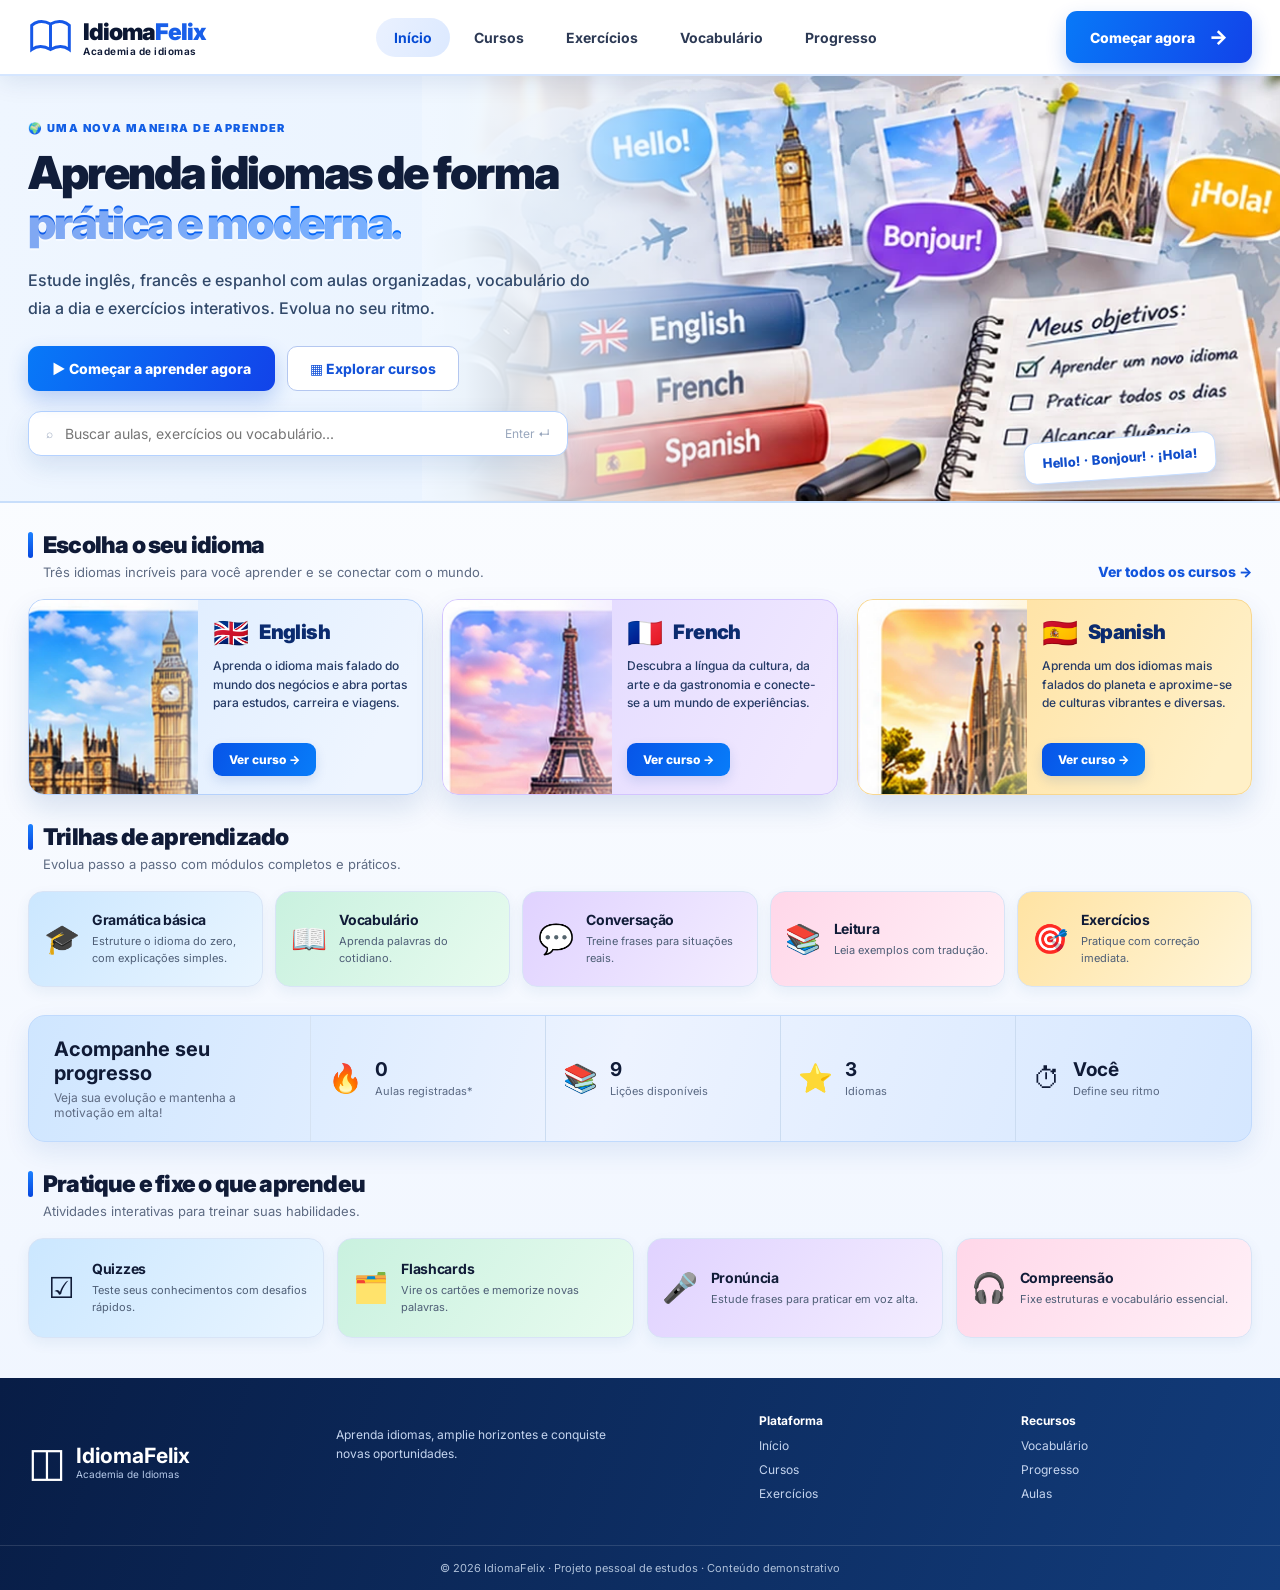
<file: index.html>
<!doctype html>
<html lang="pt-BR"><head><meta charset="UTF-8"><meta name="viewport" content="width=device-width,initial-scale=1"><meta name="theme-color" content="#0d357c"><meta name="description" content="IdiomaFelix — cursos de inglês, francês e espanhol, com aulas, vocabulário e exercícios interativos."><title>IdiomaFelix — Academia de Idiomas</title><link rel="stylesheet" href="css/style.css"></head><body>
<header class="site-header"><div class="header-inner"><a class="brand" href="index.html" aria-label="IdiomaFelix início"><span class="brand-icon"><svg viewBox="0 0 32 32" fill="none" stroke="currentColor" stroke-width="2.2" stroke-linecap="round"><path d="M16 6C9 2 4 5 2 7v18c4-3 9-3 14 0 5-3 10-3 14 0V7c-2-2-7-5-14-1Zm0 0v19"/></svg></span><span><strong>Idioma<span>Felix</span></strong><small>Academia de idiomas</small></span></a><button class="mobile-toggle" id="mobile-toggle" aria-label="Abrir menu" aria-expanded="false">☰</button><nav id="site-nav" class="site-nav" aria-label="Menu principal"><a data-nav="inicio" href="index.html">Início</a><a data-nav="cursos" href="cursos.html">Cursos</a><a data-nav="exercicios" href="exercicios.html">Exercícios</a><a data-nav="vocabulario" href="vocabulario.html">Vocabulário</a><a data-nav="progresso" href="progresso.html">Progresso</a></nav><a class="header-cta" href="cursos.html">Começar agora <span>→</span></a></div></header>
<main id="app" aria-live="polite"></main>
<footer class="footer"><div class="footer-inner"><div class="footer-brand"><div class="footmark">◫</div><div><b>IdiomaFelix</b><small>Academia de Idiomas</small></div></div><p>Aprenda idiomas, amplie horizontes e conquiste novas oportunidades.</p><div><b>Plataforma</b><a href="index.html">Início</a><a href="cursos.html">Cursos</a><a href="exercicios.html">Exercícios</a></div><div><b>Recursos</b><a href="vocabulario.html">Vocabulário</a><a href="progresso.html">Progresso</a><a href="cursos.html">Aulas</a></div></div><div class="footer-bottom">© 2026 IdiomaFelix · Projeto pessoal de estudos · Conteúdo demonstrativo</div></footer>
<script src="js/app.js" defer></script></body></html>
</file>
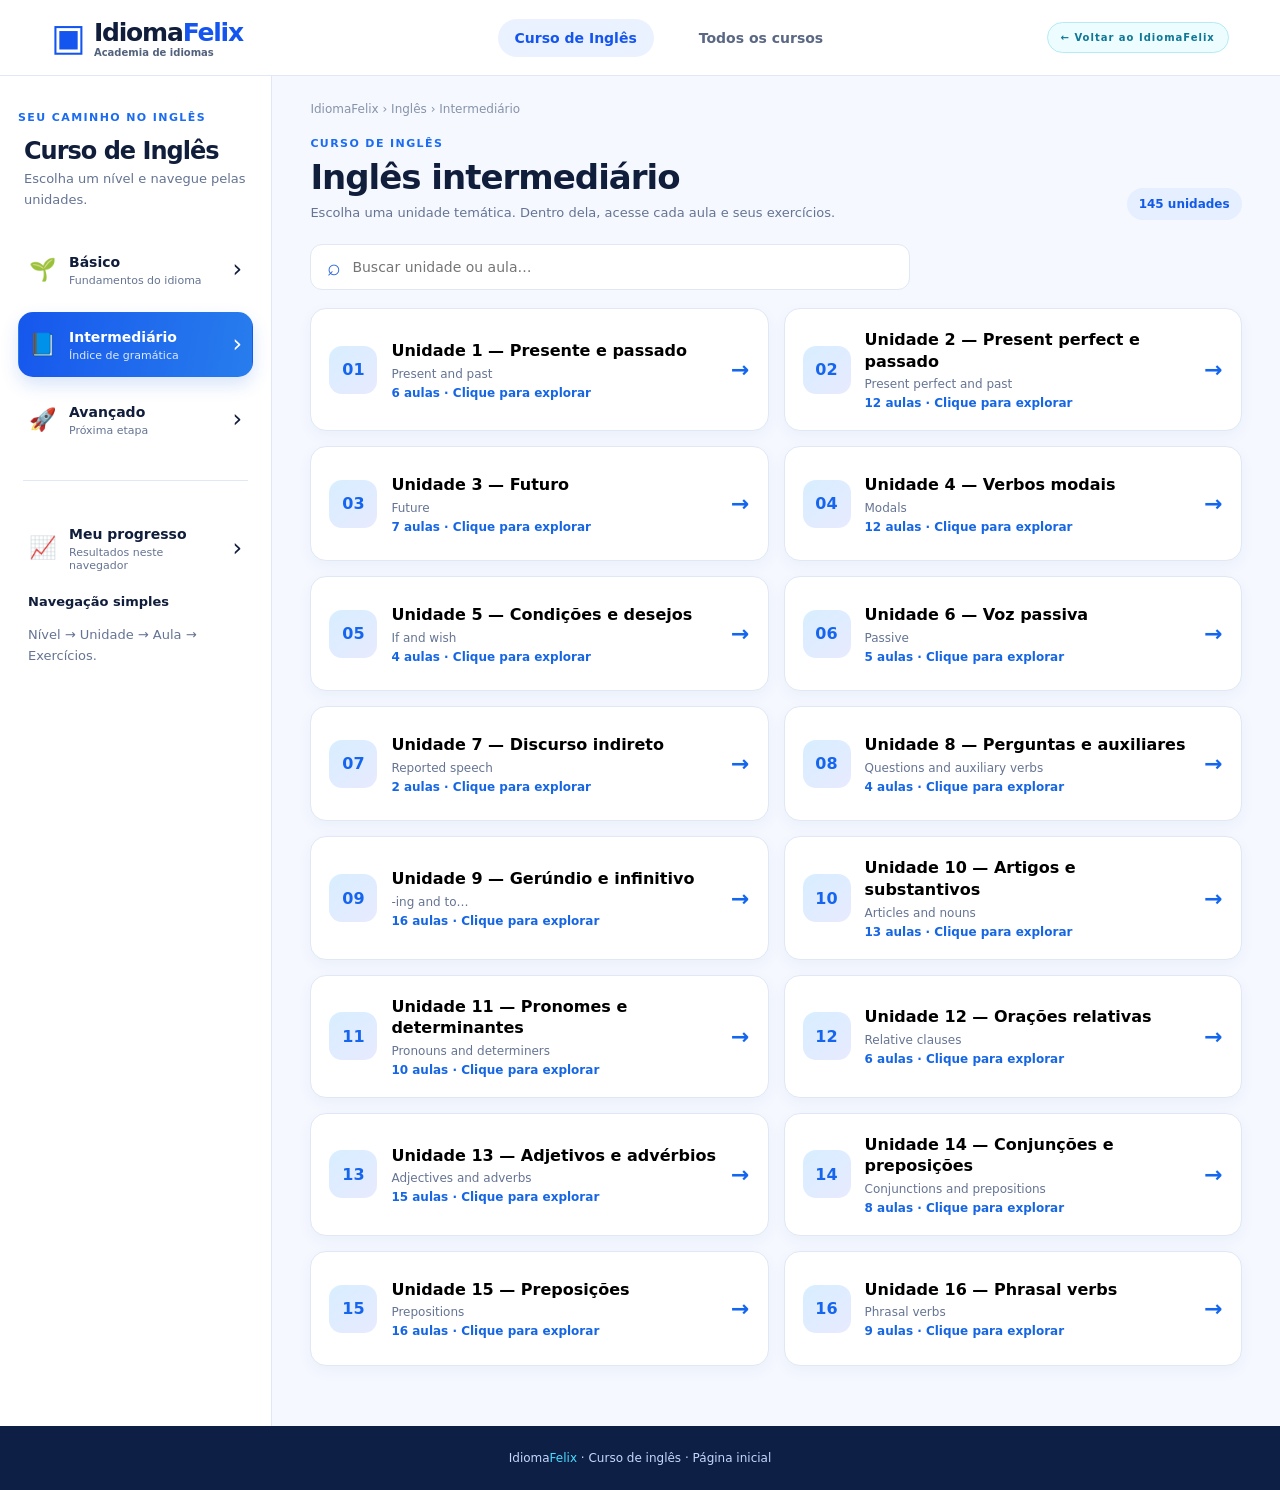
<file: cursos/ingles/index.html>
<!doctype html><html lang="pt-BR"><head><meta charset="utf-8"><meta name="viewport" content="width=device-width,initial-scale=1"><title>IdiomaFelix | Curso de Inglês</title><link rel="stylesheet" href="css/style.css"></head><body>
<header class="topbar"><a href="../../index.html" class="brand"><span class="brandicon">▣</span><span>Idioma<span class="blue">Felix</span><small>Academia de idiomas</small></span></a><nav class="toplinks"><a class="selected" href="./">Curso de Inglês</a><a href="../../cursos.html">Todos os cursos</a></nav><a class="demo" href="../../index.html" style="text-decoration:none">← Voltar ao IdiomaFelix</a><button id="menuToggle" class="mobileMenu" aria-label="Abrir menu de níveis">☰</button></header>
<div class="layout"><aside id="sidebar" class="sidebar"><div class="eyebrow">SEU CAMINHO NO INGLÊS</div><h2>Curso de Inglês</h2><p class="asideHint">Escolha um nível e navegue pelas unidades.</p><div class="levels"><button class="level" data-level="basico"><span>🌱</span><span><b>Básico</b><small>Fundamentos do idioma</small></span><span class="chev">›</span></button><button class="level active" data-level="intermediario"><span>📘</span><span><b>Intermediário</b><small>Índice de gramática</small></span><span class="chev">›</span></button><button class="level" data-level="avancado"><span>🚀</span><span><b>Avançado</b><small>Próxima etapa</small></span><span class="chev">›</span></button></div><div class="divider"></div><button class="level" id="showProgress" type="button"><span>📈</span><span><b>Meu progresso</b><small>Resultados neste navegador</small></span><span class="chev">›</span></button><div class="sideFoot"><b>Navegação simples</b><p>Nível → Unidade → Aula → Exercícios.</p></div></aside>
<main class="main" id="main"><div class="breadcrumbs" id="breadcrumbs">IdiomaFelix › Inglês › Intermediário</div>
<section id="topicsView"><div class="headingrow compact"><div><div class="eyebrow">CURSO DE INGLÊS</div><h1 id="levelTitle">Inglês intermediário</h1><p id="levelDescription">Escolha uma unidade temática para visualizar suas aulas.</p></div><span class="count" id="totalCount">145 unidades</span></div><div class="toolbar" id="toolbar"><label class="searchbox">⌕ <input id="search" type="search" placeholder="Buscar unidade ou aula…" autocomplete="off"></label></div><section id="sections" class="sections cardsTopics" aria-label="Unidades temáticas do curso"></section></section>
<section id="unitsView" hidden><button class="backBtn" id="backToTopics">← Voltar às unidades</button><div class="headingrow compact"><div><div class="eyebrow">INGLÊS · INTERMEDIÁRIO</div><h1 id="topicTitle"></h1><p id="topicDescription"></p></div><span class="count" id="topicCount"></span></div><div class="unitsStandalone" id="unitsList"></div></section>
<section id="progressView" hidden><button class="backBtn" id="backFromProgress">← Voltar ao curso</button><div class="headingrow compact"><div><div class="eyebrow">HISTÓRICO LOCAL</div><h1>Meu progresso</h1><p>Resultados salvos neste navegador. Não sincroniza entre dispositivos.</p></div></div><div class="unitsStandalone" id="progressResults"></div></section><section class="lesson" id="lesson" hidden><div class="lessonTop"><button id="backToUnits" class="backBtn">← Voltar à unidade</button><span id="lessonNum" class="lessonBadge">AULA 01</span></div><div class="lessonHero"><div><span class="pill">INGLÊS · AULA</span><h2 id="lessonTitle"></h2><p id="lessonIntro"></p></div><div class="exampleSpeech" aria-hidden="true"><span>English grammar</span><span>Practice makes progress!</span></div></div><div class="lessonBody"><div id="lessonContent"><h3>Entenda a regra</h3><p id="lessonExplanation"></p><div class="sentenceBox"><b>Exemplos em inglês</b><div id="lessonExamples"></div></div><h3>Exercício rápido</h3><p>Selecione uma resposta e clique em Corrigir.</p><div id="questions"></div><div class="actions"><button class="primary" id="checkAnswers">Corrigir respostas</button><button class="ghost" id="clearAnswers">Limpar</button></div><p id="feedback" class="feedback" aria-live="polite"></p></div><aside class="tip"><b>Sobre esta aula</b><p>As aulas 1 e 27 têm conteúdo demonstrativo, com exemplos e exercícios próprios.</p><p>As demais aulas aparecem no índice, mas ainda não possuem o conteúdo completo.</p></aside></div></section>
</main></div><footer>Idioma<span>Felix</span> · Curso de inglês · <a href="../../index.html">Página inicial</a></footer><script src="js/dados.js"></script><script src="js/app.js"></script></body></html>
</file>
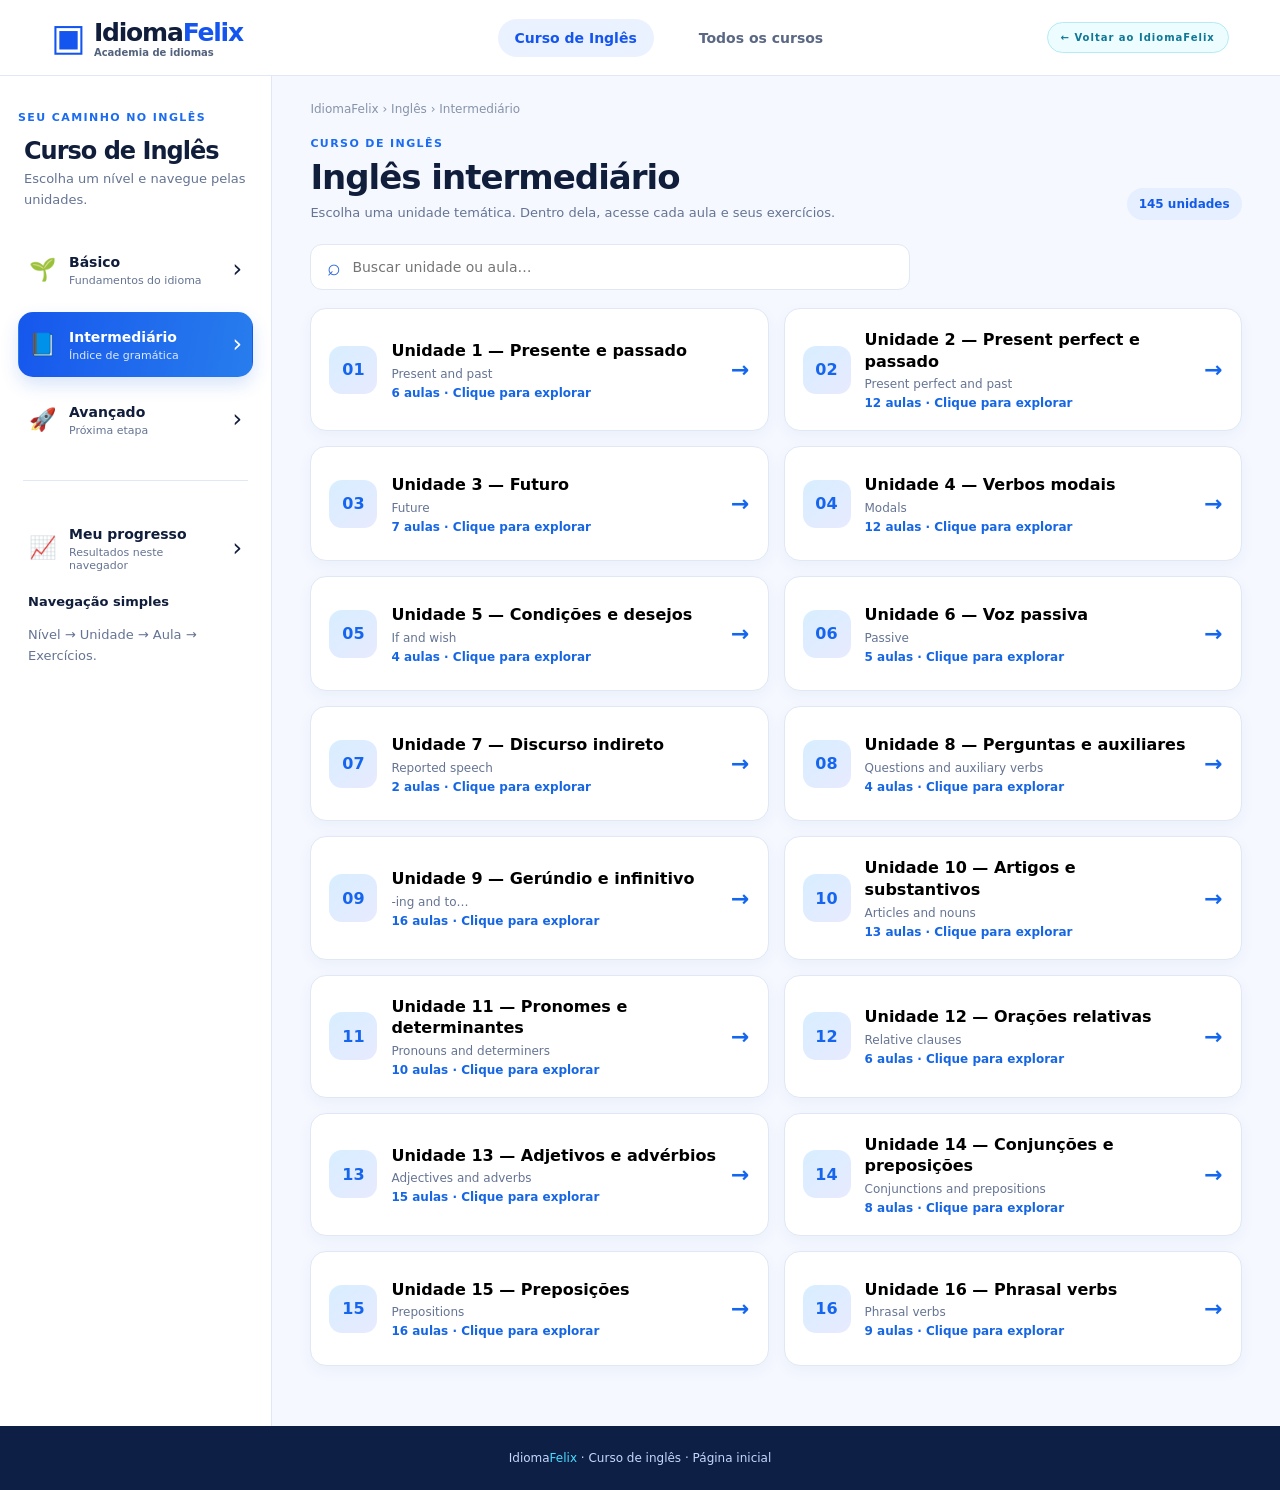
<file: ingles.html>
<!doctype html><html lang="pt-BR"><head><meta charset="UTF-8"><meta name="viewport" content="width=device-width,initial-scale=1"><title>Curso de Inglês | IdiomaFelix</title><meta http-equiv="refresh" content="0;url=cursos/ingles/"><script>location.replace('cursos/ingles/');</script></head><body><p>O curso de inglês mudou de endereço. <a href="cursos/ingles/">Abrir Curso de Inglês</a></p></body></html>
</file>
<file: css/style.css>
@import url('https://fonts.googleapis.com/css2?family=Inter:wght@400;500;600;700;800;900&display=swap');
:root{--ink:#101b37;--muted:#5e6b83;--blue:#1458ec;--royal:#083aab;--line:#e5ebf5;--shadow:0 12px 32px rgba(14,42,88,.085);--bg:#f8fbff}*{box-sizing:border-box}html{scroll-behavior:smooth}body{margin:0;background:#fff;color:var(--ink);font-family:Inter,system-ui,-apple-system,Segoe UI,sans-serif;font-size:14px}a{color:inherit;text-decoration:none}button,input,select{font:inherit}button{cursor:pointer}.site-header{height:76px;background:#fff;border-bottom:1px solid #e5ebf3;position:sticky;z-index:50;top:0;box-shadow:0 2px 15px #0a265c08}.header-inner{max-width:1370px;padding:0 28px;margin:auto;display:flex;align-items:center;justify-content:space-between;gap:30px;height:100%}.brand{display:flex;align-items:center;gap:10px;flex:none}.brand-icon{width:45px;height:45px;color:#1658e8;display:grid;place-items:center}.brand-icon svg{width:43px}.brand strong{font-size:23px;font-weight:900;letter-spacing:-1px;color:#0b1733}.brand strong span{color:#195fe9}.brand small{display:block;font-size:10px;letter-spacing:.05em;font-weight:650;margin-top:-1px}.site-nav{display:flex;gap:6px;align-items:center}.site-nav a{font-weight:700;color:#2c3954;border-radius:24px;padding:11px 18px;white-space:nowrap}.site-nav a:hover,.site-nav a.active{color:#1356df;background:#eaf1ff}.header-cta,.btn-primary{background:linear-gradient(115deg,#0d50dd,#104bff);color:white;border:0;border-radius:11px;padding:14px 24px;font-weight:800;box-shadow:0 6px 16px #1559e52b;display:inline-flex;align-items:center;justify-content:center;gap:14px}.header-cta:hover,.btn-primary:hover{filter:brightness(1.09);transform:translateY(-1px)}.header-cta span{font-size:20px}.mobile-toggle{display:none;background:transparent;border:0;font-size:25px}.wrap{max-width:1370px;padding:0 28px;margin:0 auto}.hero{position:relative;background:linear-gradient(103deg,#f3f8ff 0%,#f7faff 42%,#e7f2ff 100%);overflow:hidden;border-bottom:1px solid #e2eafd}.hero-inner{max-width:1370px;margin:auto;padding:54px 28px 50px;min-height:360px;display:flex;align-items:center;position:relative}.hero-copy{width:52%;position:relative;z-index:2}.eyebrow{font-size:11px;font-weight:900;letter-spacing:.13em;text-transform:uppercase;color:#125ee5;margin-bottom:13px;display:block}.hero h1{font-size:clamp(34px,3.55vw,53px);max-width:610px;line-height:1.1;letter-spacing:-2px;margin:0 0 18px;font-weight:900}.hero h1 em{font-style:normal;color:#185be8}.hero p{font-size:16px;color:#4c5b76;line-height:1.75;max-width:570px;margin:0 0 24px}.hero-actions,.actions{display:flex;gap:12px;flex-wrap:wrap}.btn-secondary{display:inline-flex;align-items:center;gap:8px;padding:13px 22px;border:1px solid #b4c7f0;background:#fff;color:#1453d9;border-radius:10px;font-weight:750}.btn-secondary:hover{background:#eef4ff}.hero-search{margin-top:20px;display:flex;align-items:center;gap:10px;background:#fff;border:1px solid #d9e5fb;border-radius:13px;padding:12px 17px;max-width:540px;box-shadow:0 5px 18px #153a7012}.hero-search input{border:0;outline:none;flex:1;min-width:60px;color:#102449}.hero-search span{font-size:12px;color:#99a7bd}.hero-visual{position:absolute;right:0;top:0;bottom:0;width:53%;background:linear-gradient(90deg,#f8fbff 0%,rgba(247,250,255,.0) 20%),url('../imagens/hero-idiomas.webp') center center/cover no-repeat;mask-image:linear-gradient(90deg,transparent 0%,#000 18%)}.hero-sticker{position:absolute;right:5%;bottom:22px;z-index:2;background:#ffffffde;box-shadow:0 8px 30px #0c2b6940;border-radius:12px;padding:12px 17px;font-weight:800;font-size:13px;color:#114ecb;transform:rotate(-4deg)}.section{padding:28px 0 0}.section-heading{display:flex;align-items:end;justify-content:space-between;gap:10px;margin-bottom:19px}.section-heading h2{font-size:23px;margin:0;letter-spacing:-.8px;font-weight:900;display:flex;align-items:center;gap:10px}.section-heading h2:before{content:"";width:5px;height:26px;border-radius:6px;background:#155bed}.section-heading p{margin:5px 0 0 15px;color:var(--muted);font-size:13px}.text-link{color:#1255dd;font-weight:800;white-space:nowrap}.text-link:hover{text-decoration:underline}.language-grid{display:grid;grid-template-columns:repeat(3,minmax(0,1fr));gap:18px}.language-card{min-height:176px;display:grid;grid-template-columns:40% 60%;border-radius:16px;overflow:hidden;box-shadow:var(--shadow);border:1px solid #e7ebf4;transition:.2s;background:#f3f7ff}.language-card:hover,.topic-card:hover,.practice-card:hover{transform:translateY(-3px);box-shadow:0 15px 34px #0929641c}.language-card.frances{background:linear-gradient(110deg,#f5f1ff,#eee8fe)}.language-card.espanhol{background:linear-gradient(110deg,#fff7e8,#fff0d0)}.language-img{background-size:cover;background-position:center}.language-img.ingles{background-image:url('../imagens/londres.webp')}.language-img.frances{background-image:url('../imagens/paris.webp')}.language-img.espanhol{background-image:url('../imagens/barcelona.webp')}.language-info{padding:18px;display:flex;flex-direction:column;align-items:flex-start}.language-title{display:flex;gap:10px;align-items:center}.flag{font-size:29px;line-height:1}.language-title strong{font-size:20px;letter-spacing:-.6px}.language-info p{font-size:12px;line-height:1.55;color:#354664;margin:10px 0 15px}.small-button{margin-top:auto;display:inline-flex;background:#1859e6;border:0;color:#fff;padding:9px 16px;font-weight:800;border-radius:9px;font-size:12px}.topic-grid{display:grid;grid-template-columns:repeat(5,minmax(0,1fr));gap:12px}.topic-card,.practice-card{display:flex;align-items:center;gap:11px;padding:17px 13px;border-radius:15px;border:1px solid #eef0f8;min-height:96px;transition:.2s}.topic-card h3,.practice-card h3{font-size:14px;margin:0 0 5px;letter-spacing:-.3px}.topic-card p,.practice-card p{font-size:11px;color:#4e5e76;margin:0;line-height:1.5}.tint-blue{background:#eaf4ff}.tint-green{background:#eafaf0}.tint-purple{background:#f2efff}.tint-pink{background:#fff0f5}.tint-yellow{background:#fff7df}.topic-icon{font-size:29px;flex:none;width:39px;text-align:center}.progress-strip{display:grid;grid-template-columns:1.2fr repeat(4,1fr);background:linear-gradient(110deg,#ebf5ff,#eaf1ff);border-radius:17px;margin:28px 0 0;overflow:hidden;box-shadow:0 5px 15px #1442740b}.progress-intro{padding:21px 25px;border-right:1px solid #d5e2f2}.progress-intro h2{margin:0 0 5px;font-size:20px;line-height:1.2}.progress-intro p{font-size:12px;color:var(--muted);margin:0}.progress-stat{display:flex;align-items:center;gap:12px;padding:20px 17px}.progress-stat:not(:last-child){border-right:1px solid #cbdcf1}.progress-stat .stat-ico{font-size:28px}.progress-stat strong{font-size:19px;display:block}.progress-stat small{font-size:11px;display:block;color:#5a6983;margin-top:3px}.practice-grid{display:grid;grid-template-columns:repeat(4,minmax(0,1fr));gap:13px}.practice-card{min-height:100px}.footer{margin-top:40px;background:#0e2a52;color:#fff}.footer-inner{max-width:1370px;margin:auto;padding:35px 28px;display:grid;grid-template-columns:1.2fr 1.7fr 1fr 1fr;gap:30px}.footer-brand{display:flex;gap:10px;align-items:center}.footmark{font-size:40px}.footer-brand b{font-size:21px}.footer-brand small{display:block;font-size:10px;color:#b6c9e8}.footer p{font-size:12px;line-height:1.6;color:#c5d5ef;max-width:290px}.footer-inner>div:not(:first-child) b{display:block;font-size:12px;margin-bottom:10px}.footer a{display:block;font-size:12px;margin-bottom:9px;color:#c5d5ef}.footer a:hover{color:#fff}.footer-bottom{text-align:center;color:#aec0d9;border-top:1px solid #ffffff20;padding:15px;font-size:11px}.subhero{background:linear-gradient(115deg,#102f6c,#175eda);padding:35px 0;color:#fff;position:relative;overflow:hidden}.subhero:after{content:"";position:absolute;right:2%;top:-85px;width:370px;height:370px;border:65px solid #ffffff0c;border-radius:50%}.subhero .wrap{position:relative;z-index:1}.subhero h1{font-size:clamp(30px,3vw,42px);margin:0 0 10px;letter-spacing:-1.2px}.subhero p{font-size:14px;color:#dce9ff;max-width:650px;line-height:1.7;margin:0}.breadcrumbs{margin-bottom:17px;font-size:12px;color:#dce9ff}.breadcrumbs a{text-decoration:underline}.page-content{padding:30px 0 8px;min-height:370px}.filters{display:flex;gap:9px;flex-wrap:wrap;margin:20px 0}.pill{border:1px solid #d6e3fa;background:#fff;color:#19457f;border-radius:24px;padding:10px 18px;font-weight:750}.pill.selected,.pill:hover{background:#1859e6;color:#fff;border-color:#1859e6}.course-grid{display:grid;grid-template-columns:repeat(3,minmax(0,1fr));gap:20px}.course-tile{border:1px solid #e5ecf6;background:#fff;border-radius:17px;overflow:hidden;box-shadow:var(--shadow)}.course-banner{height:195px;background-position:center;background-size:cover;position:relative}.course-banner:after{content:"";position:absolute;inset:0;background:linear-gradient(transparent,#0c224d55)}.course-body{padding:22px}.course-body h2{margin:0 0 10px;font-size:23px}.course-body p{font-size:13px;color:var(--muted);line-height:1.6;min-height:42px}.course-meta{display:flex;justify-content:space-between;align-items:center;margin:18px 0;color:#52637f;font-size:12px}.progressbar{height:8px;background:#e1e9f8;border-radius:20px;overflow:hidden;margin-top:10px}.progressbar i{display:block;height:100%;background:linear-gradient(90deg,#1882f3,#154fdd);border-radius:20px}.course-layout{display:grid;grid-template-columns:280px 1fr;gap:25px;align-items:start}.sidebar-card,.content-panel{background:white;border:1px solid #e7edf5;border-radius:16px;box-shadow:var(--shadow)}.sidebar-card{padding:20px;position:sticky;top:95px}.sidebar-card h3{margin:0 0 15px;font-size:15px}.sidebar-card a{display:block;padding:12px 11px;border-radius:9px;font-size:12px;color:#42516d;line-height:1.4}.sidebar-card a:hover,.sidebar-card a.current{background:#eaf2ff;color:#1557e6;font-weight:800}.content-panel{padding:28px}.content-panel h2{font-size:26px;margin:0 0 14px;letter-spacing:-.8px}.content-panel h3{font-size:19px;margin:26px 0 12px}.content-panel p,.content-panel li{font-size:14px;color:#495b76;line-height:1.8}.lesson-list{list-style:none;padding:0;margin:15px 0}.lesson-list li{padding:0;border-bottom:1px solid #edf1f8}.lesson-list a{display:flex;justify-content:space-between;gap:15px;align-items:center;padding:15px 4px;font-weight:750;color:#14365f}.lesson-list a:hover{color:#135ceb}.lesson-list small{color:#8794aa;font-size:11px}.lesson-note{background:#eaf3ff;border-left:4px solid #2878ed;border-radius:8px;padding:14px 18px;margin:22px 0;color:#1f427b;font-size:13px;line-height:1.7}.vocab-table{border-collapse:collapse;width:100%;overflow:hidden}.vocab-table th,.vocab-table td{padding:13px 12px;text-align:left;border-bottom:1px solid #eaf0f9}.vocab-table th{background:#eff5ff;font-size:12px}.vocab-table td{font-size:13px}.quiz-wrap{max-width:850px;margin:auto}.quiz-question{padding:24px;border:1px solid #e2eaf7;border-radius:15px;background:#fff;margin-bottom:16px;box-shadow:var(--shadow)}.quiz-question h3{font-size:16px;margin:0 0 15px}.answer{display:flex;gap:10px;align-items:center;border:1px solid #dbe5f4;padding:12px 14px;border-radius:10px;margin:8px 0;cursor:pointer}.answer:has(input:checked){background:#eaf2ff;border-color:#5184e5}.answer input{accent-color:#155ce8}.answer.correct{border-color:#2baa74;background:#e8faf0}.answer.incorrect{border-color:#e06064;background:#fff0f0}.result-box{padding:22px;background:#ebf9f0;border:1px solid #b5e9c8;border-radius:14px;margin:20px 0;font-weight:800;color:#18643e}.cards-flash{display:grid;grid-template-columns:repeat(3,minmax(0,1fr));gap:15px}.flashcard{min-height:160px;border:1px solid #dfe8fa;border-radius:15px;background:linear-gradient(150deg,#eaf4ff,#f6f2ff);padding:18px;display:flex;align-items:center;justify-content:center;flex-direction:column;text-align:center;gap:12px;cursor:pointer}.flashcard .front{font-weight:900;font-size:24px}.flashcard .back{font-size:17px;color:#1455d5;font-weight:750;display:none}.flashcard.revealed .back{display:block}.flashcard.revealed .front{font-size:14px;color:#71809b}.flashcard small{font-size:11px;color:#63758f}.filter-search{width:100%;max-width:460px;border:1px solid #cddcf3;padding:13px 15px;border-radius:11px;outline:0}.filter-search:focus{border-color:#155be6}.empty{padding:32px;text-align:center;background:#f1f5ff;border-radius:14px;color:#53637c}.reading-card{padding:20px;background:#f4f7ff;border-radius:13px;border:1px solid #e3ebfa;margin-top:15px}.reading-card strong{font-size:14px}.badge{display:inline-flex;padding:6px 10px;color:#0c51c3;background:#e7f0ff;font-size:11px;font-weight:800;border-radius:99px}.stats-cards{display:grid;grid-template-columns:repeat(3,1fr);gap:15px}.stats-card{padding:22px;border:1px solid #e5edf8;border-radius:15px;background:#fff;box-shadow:var(--shadow)}.stats-card strong{font-size:28px;display:block;margin:7px 0;color:#1558df}.stats-card small{color:#576981}.page-spacer{height:18px}@media(max-width:1100px){.header-inner{gap:10px}.site-nav a{padding:10px 11px}.hero-copy{width:58%}.hero-visual{width:50%}.topic-grid{grid-template-columns:repeat(3,1fr)}.progress-strip{grid-template-columns:repeat(4,1fr)}.progress-intro{grid-column:1/-1;border-right:0;border-bottom:1px solid #d5e2f2}.language-info{padding:13px}.language-title strong{font-size:17px}}@media(max-width:800px){.site-header{height:65px}.header-inner{padding:0 18px}.mobile-toggle{display:block;margin-left:auto}.site-nav{display:none;position:absolute;top:65px;left:0;right:0;background:#fff;padding:12px 18px 18px;box-shadow:0 14px 20px #163b6e25;flex-direction:column;align-items:stretch}.site-nav.open{display:flex}.site-nav a{padding:12px}.header-cta{display:none}.wrap{padding:0 18px}.hero-inner{padding:36px 18px 250px;min-height:auto}.hero-copy{width:100%}.hero h1{font-size:40px}.hero-visual{top:auto;left:0;right:0;bottom:0;width:100%;height:245px;mask-image:linear-gradient(180deg,transparent 0%,#000 20%);background-position:center}.hero-sticker{bottom:14px}.language-grid,.course-grid{grid-template-columns:1fr}.language-card{min-height:170px}.topic-grid{grid-template-columns:repeat(2,1fr)}.progress-strip{grid-template-columns:repeat(2,1fr)}.progress-stat{border-bottom:1px solid #cbdcf1}.practice-grid{grid-template-columns:repeat(2,1fr)}.footer-inner{grid-template-columns:repeat(2,1fr)}.course-layout{grid-template-columns:1fr}.sidebar-card{position:static}.cards-flash{grid-template-columns:repeat(2,1fr)}}@media(max-width:480px){.brand strong{font-size:20px}.hero h1{font-size:33px;letter-spacing:-1.4px}.hero p{font-size:13px}.hero-inner{padding-bottom:210px}.hero-visual{height:215px}.hero-search span{display:none}.section-heading{align-items:start}.section-heading h2{font-size:19px}.section-heading p{margin-left:14px}.language-card{grid-template-columns:38% 62%}.language-info{padding:12px}.language-title strong{font-size:16px}.language-info p{font-size:11px}.topic-grid,.practice-grid{grid-template-columns:1fr}.topic-card,.practice-card{min-height:74px}.progress-strip{grid-template-columns:1fr 1fr}.progress-stat{padding:13px 12px;gap:6px}.progress-stat .stat-ico{font-size:20px}.progress-stat strong{font-size:16px}.footer-inner{grid-template-columns:1fr 1fr;gap:20px}.footer-inner>p{grid-column:1/-1}.content-panel{padding:18px}.content-panel h2{font-size:22px}.cards-flash{grid-template-columns:1fr}.stats-cards{grid-template-columns:1fr}.subhero{padding:28px 0}.btn-primary,.btn-secondary{padding:12px 16px}}


/* =============================================================
   IDIOMAFELIX — VERSÃO 2: CORES VIVAS / REF. MOCKUP APROVADO
   Somente ajustes visuais; navegação e exercícios preservados.
   ============================================================= */
:root{--blue:#0757ed;--royal:#103a96;--bg:#f4f8ff;--line:#d8e7fb;--shadow:0 14px 30px rgba(17,57,133,.15)}
body{background:linear-gradient(180deg,#fff 0%,#f4f8ff 68%,#eef5ff 100%)}
.site-header{background:#fff;box-shadow:0 5px 24px rgba(8,45,110,.10);border-bottom:2px solid #d5e6ff}
.site-nav a:hover,.site-nav a.active{background:linear-gradient(110deg,#eaf1ff,#dce9ff);color:#064bd4}
.header-cta,.btn-primary{background:linear-gradient(112deg,#0879f8,#1243e9);box-shadow:0 9px 20px rgba(14,82,216,.24)}
/* Hero agora usa a foto em quase toda a extensão — sem perder leitura */
.hero{background:linear-gradient(95deg,#eff6ff 0%,#e9f3ff 52%,#c9e1ff 100%);border-bottom:2px solid #c8defb}
.hero-inner{min-height:385px;padding-top:45px;padding-bottom:45px}
.hero-copy{width:51%;z-index:3}
.hero-visual{width:67%;right:0;top:0;bottom:0;mask-image:none;background-image:linear-gradient(90deg,#f0f7ff 0%,rgba(239,247,255,.98) 5%,rgba(239,247,255,.65) 24%,rgba(239,247,255,0) 45%),url('../imagens/hero-idiomas.webp');background-size:cover;background-position:center center}
.hero h1{color:#101d3a;font-weight:900;text-shadow:0 2px 0 #ffffff77}
.hero h1 em{background:linear-gradient(100deg,#125ce7,#006bff);-webkit-background-clip:text;background-clip:text;color:transparent}
.hero p{color:#314869;font-weight:500}
.hero-search{box-shadow:0 10px 26px #0e4b971f;border-color:#b5d2ff}
.hero-sticker{background:#fff;box-shadow:0 9px 24px #0b46a33d;border:1px solid #c6ddff}
/* Cartões com personalidade e cores específicas de cada país */
.language-grid{gap:19px}
.language-card{min-height:196px;grid-template-columns:43% 57%;border:1px solid #b5d1fc;background:linear-gradient(118deg,#d9eaff,#eef5ff 85%);box-shadow:0 13px 28px #11468d22}
.language-card.frances{background:linear-gradient(117deg,#ded5ff,#f0e8ff 90%);border-color:#d3c4ff}
.language-card.espanhol{background:linear-gradient(117deg,#ffdc94,#fff0c7 90%);border-color:#f8d790}
.language-img{position:relative;background-position:center center}
.language-img:after{content:'';position:absolute;inset:0;background:linear-gradient(90deg,transparent 65%,rgba(227,239,255,.52))}
.language-img.frances:after{background:linear-gradient(90deg,transparent 65%,rgba(237,228,255,.5))}
.language-img.espanhol:after{background:linear-gradient(90deg,transparent 65%,rgba(255,238,191,.53))}
.language-info{padding:18px 15px}
.language-title strong{color:#0b2b6f;font-weight:900}
.language-info p{color:#263b66;font-weight:500}
.small-button{background:linear-gradient(110deg,#0755e8,#087cf9);box-shadow:0 5px 12px #0f4caa22}
.section-heading h2:before{background:linear-gradient(#1b80ff,#0646de)}
.topic-card,.practice-card{border-color:#d8e4f6;box-shadow:0 5px 14px #174f8a12}
.tint-blue{background:linear-gradient(125deg,#cbe7ff,#e9f5ff)}
.tint-green{background:linear-gradient(125deg,#c9f1df,#e8fbef)}
.tint-purple{background:linear-gradient(125deg,#e0d2ff,#f3edff)}
.tint-pink{background:linear-gradient(125deg,#ffd7e9,#fff0f7)}
.tint-yellow{background:linear-gradient(125deg,#ffe3a3,#fff5d8)}
.progress-strip{background:linear-gradient(108deg,#cfe6ff,#edf3ff 48%,#d5e7ff);border:1px solid #c0dafd;box-shadow:0 10px 26px #1653a51a}
.footer{background:linear-gradient(110deg,#081d46,#123c7b)}
.subhero{background:linear-gradient(112deg,#09255f,#0757d9 78%,#098aef)}
@media(max-width:1100px){.hero-copy{width:59%}.hero-visual{width:63%}.language-card{grid-template-columns:40% 60%}}
@media(max-width:800px){.hero-inner{padding-bottom:265px}.hero-copy{width:100%}.hero-visual{top:auto;width:100%;height:255px;background-position:center center;background-image:linear-gradient(180deg,#eff6ff 0%,rgba(239,246,255,0) 24%),url('../imagens/hero-idiomas.webp')}.hero-sticker{bottom:15px}.language-card{grid-template-columns:42% 58%}}
@media(max-width:480px){.hero-inner{padding-bottom:225px}.hero-visual{height:215px}.language-card{min-height:180px}.language-info{padding:14px 12px}}
</file>
<file: cursos/ingles/css/style.css>
:root{--navy:#0c1d44;--blue:#1455ef;--cyan:#0ec6e6;--ink:#101d3b;--muted:#657493;--border:#e0e8f5;--bg:#f5f8ff}*{box-sizing:border-box}html{scroll-behavior:smooth}body{margin:0;font-family:Inter,ui-sans-serif,system-ui,-apple-system,'Segoe UI',sans-serif;color:var(--ink);background:var(--bg)}button,input{font:inherit}button,a{cursor:pointer}a{text-decoration:none;color:inherit}button:focus-visible,a:focus-visible,input:focus-visible{outline:3px solid #7cb5ff;outline-offset:3px}.topbar{height:76px;display:flex;align-items:center;gap:30px;padding:0 4%;background:#fff;border-bottom:1px solid var(--border);position:sticky;top:0;z-index:10}.brand{display:flex;align-items:center;gap:9px;min-width:240px;font-size:25px;font-weight:900;letter-spacing:-1.2px}.brand small{display:block;font-size:10px;letter-spacing:0;font-weight:600;color:#53627c}.brandicon{font-size:37px;color:var(--blue)}.blue{color:var(--blue)}.toplinks{display:flex;gap:28px;align-items:center;margin:auto;font-size:14px;font-weight:700;color:#5a6884}.toplinks a{padding:11px 17px;border-radius:30px}.toplinks .selected{color:var(--blue);background:#eaf1ff}.demo{font-size:10px;letter-spacing:1px;font-weight:800;color:#0e7795;border:1px solid #b5ebf5;border-radius:20px;padding:9px 13px;background:#ecfcff}.layout{display:flex;min-height:calc(100vh - 76px)}.sidebar{width:272px;min-width:272px;padding:35px 18px 20px;background:#fff;border-right:1px solid var(--border);align-self:stretch}.eyebrow{font-size:11px;letter-spacing:1.4px;font-weight:900;color:#1b6cf0}.sidebar h2{font-size:24px;margin:13px 6px 4px;letter-spacing:-1px}.asideHint{font-size:13px;line-height:1.6;color:var(--muted);margin:0 6px 26px}.levels{display:grid;gap:10px}.level{border:1px solid transparent;width:100%;display:flex;align-items:center;text-align:left;gap:13px;padding:14px 10px;border-radius:15px;background:transparent;color:var(--ink)}.level>span:first-child{font-size:22px}.level>span:nth-child(2){flex:1}.level b{font-size:14px}.level small{display:block;color:var(--muted);font-size:11px;margin-top:3px}.level.active{background:linear-gradient(100deg,#1657ed,#287ded);color:#fff;box-shadow:0 8px 18px #135bdf29}.level.active small{color:#dce9ff}.chev{font-size:24px}.divider{height:1px;background:var(--border);margin:28px 5px}.sideFoot{padding:5px 10px;font-size:13px;color:var(--muted);line-height:1.6}.sideFoot b{color:var(--ink)}.main{flex:1;min-width:0;padding:28px clamp(20px,3vw,48px) 60px}.breadcrumbs{font-size:12px;color:#8793a9;margin-bottom:22px}.breadcrumbs span{margin:0 9px;color:#bac7da}.breadcrumbs strong{color:#164fe1}.hero{border-radius:24px;min-height:250px;background:linear-gradient(110deg,#0a1c49 3%,#173d86 57%,#126dd4 100%);color:#fff;display:flex;justify-content:space-between;overflow:hidden;position:relative;box-shadow:0 18px 30px #144c9522}.hero:after{content:'';position:absolute;width:380px;height:380px;border:1px solid #ffffff23;border-radius:50%;right:20px;top:-65px}.heroCopy{padding:33px 30px;position:relative;z-index:1;max-width:580px}.pill{display:inline-block;border:1px solid #7de8ff70;background:#ffffff13;color:#85f3ff;padding:9px 13px;font-size:10px;letter-spacing:1px;border-radius:30px;font-weight:900}.hero h1{font-size:clamp(29px,3.1vw,44px);letter-spacing:-1.4px;line-height:1.06;margin:18px 0 13px}.hero h1 em{font-style:normal;color:#38dbff}.hero p{font-size:14px;line-height:1.7;color:#e0edff}.heroBtn{display:inline-flex;background:#fff;color:#1146be;font-size:13px;font-weight:800;border-radius:10px;padding:13px 17px;margin-top:9px;gap:18px}.heroArt{min-width:260px;flex:1;position:relative;display:grid;place-items:center}.stack{transform:rotate(-8deg);display:grid;gap:5px;z-index:1}.stack span{padding:10px 40px;border-radius:8px;font-weight:900;box-shadow:7px 11px 0 #071b42ad;font-size:18px;background:#e8f0ff;color:#16448d}.stack span:nth-child(2){background:#48cfff;color:#043b7a}.stack span:nth-child(3){background:#ffcc64;color:#69400b}.floating{position:absolute;background:#fff;color:#1556b4;padding:9px 13px;border-radius:13px;font-size:12px;font-weight:850;box-shadow:0 14px 30px #06132b41}.floating.one{top:35px;right:42px;transform:rotate(6deg)}.floating.two{bottom:30px;left:25px;transform:rotate(-4deg)}.headingrow{display:flex;justify-content:space-between;align-items:end;margin:32px 0 18px;gap:12px}.headingrow h2{font-size:26px;letter-spacing:-1px;margin:7px 0}.headingrow p{margin:0;color:var(--muted);font-size:13px}.count{background:#e5efff;color:#135be6;padding:9px 12px;border-radius:24px;font-size:12px;font-weight:800;white-space:nowrap}.toolbar{display:flex;gap:10px;margin-bottom:18px}.searchbox{display:flex;align-items:center;gap:11px;max-width:600px;flex:1;background:#fff;border:1px solid var(--border);border-radius:12px;padding:0 16px;font-size:23px;color:#2c69d9}.searchbox input{width:100%;border:0;outline:0;padding:14px 0;background:transparent;font-size:14px}.smallBtn,.ghost{background:#fff;color:#255bc6;border:1px solid #cdddf8;padding:12px 15px;border-radius:12px;font-size:12px;font-weight:800}.contentGrid{display:grid;grid-template-columns:minmax(0,1fr) 250px;gap:20px}.sections{display:grid;gap:12px;align-content:start}.topic{background:#fff;border:1px solid var(--border);border-radius:16px;overflow:hidden;box-shadow:0 6px 18px #183e7510}.topicHead{display:flex;width:100%;align-items:center;text-align:left;gap:15px;border:0;background:#fff;padding:18px}.topicIndex{width:48px;height:48px;border-radius:13px;display:grid;place-items:center;background:linear-gradient(140deg,#d7eeff,#e8eaff);color:#1665ee;font-size:24px}.topicHead .topicName{flex:1}.topicName b{display:block;font-size:16px}.topicName small{display:block;color:var(--muted);font-size:12px;margin-top:5px}.topicHead .arrow{color:#1c6bea;font-size:25px}.topic.open .topicHead{background:#f9fbff}.units{padding:0 17px 16px;border-top:1px solid var(--border)}.unit{width:100%;display:flex;align-items:center;gap:12px;text-align:left;border:0;background:transparent;border-bottom:1px solid #eef2f8;padding:13px 0;font-size:13px;color:#33415e}.unit:hover{color:#165cf0}.unitNum{background:#edf4ff;color:#1f65d8;border-radius:8px;padding:8px;min-width:43px;text-align:center;font-weight:900}.unitLabel{flex:1}.unit .tag{font-size:10px;padding:5px 9px;border-radius:12px;background:#e2fbec;color:#087e47;font-weight:800}.unit .soon{background:#f3f5f9;color:#91a0b4}.empty{background:white;border-radius:15px;padding:30px;color:var(--muted)}.contentAside{display:grid;align-content:start;gap:14px}.asideCard{padding:23px;background:#fff;border:1px solid var(--border);border-radius:17px}.miniIcon{font-size:29px;color:#1b60e4}.asideCard h3{font-size:16px}.asideCard p{font-size:13px;line-height:1.7;color:var(--muted)}.asideCard small{font-size:10px;color:var(--muted)}.progressTrack{background:#ebf1fb;border-radius:30px;height:9px;margin:15px 0}.progressTrack span{display:block;background:#28aaf7;width:2%;height:100%;border-radius:30px}.asideCard.secondary{background:#eaf3ff}.miniLink{display:block;width:100%;text-align:left;background:#fff;border:1px solid #d7e7fe;border-radius:10px;padding:10px;margin:8px 0;font-size:12px;color:#1452c6}.lesson{margin-top:28px}.lessonTop{display:flex;align-items:center;justify-content:space-between;margin:10px 0 15px}.backBtn{color:var(--blue);font-weight:800;background:none;border:0}.lessonBadge{font-size:11px;color:#0a6692;background:#dffbff;border-radius:12px;padding:9px 12px;font-weight:900}.lessonHero{display:flex;justify-content:space-between;align-items:center;gap:15px;background:linear-gradient(110deg,#0b2a65,#1562dd);color:#fff;border-radius:19px;padding:27px}.lessonHero h2{font-size:32px;letter-spacing:-.7px;margin:15px 0}.lessonHero p{font-size:13px;line-height:1.8;max-width:590px}.exampleSpeech{min-width:240px;display:grid;gap:9px}.exampleSpeech span{padding:14px 15px;background:#fff;color:#183e8c;border-radius:14px;font-weight:850;transform:rotate(-3deg)}.exampleSpeech span+span{transform:rotate(3deg);background:#b7f2ff}.lessonBody{display:grid;grid-template-columns:minmax(0,1fr) 240px;gap:23px;background:#fff;padding:30px;border:1px solid var(--border);border-radius:0 0 18px 18px}.lessonBody h3{margin-top:0;font-size:21px}.lessonBody p{line-height:1.8;font-size:14px}.sentenceBox{padding:20px;border-left:4px solid #1b76ed;background:#f0f7ff;margin:22px 0;border-radius:8px}.sentenceBox p{margin:8px 0}.question{border:1px solid var(--border);border-radius:12px;padding:14px;margin:13px 0}.question legend{font-size:13px;font-weight:800;margin-bottom:9px}.question label{display:block;padding:8px;margin:3px 0;font-size:13px;border-radius:8px}.question label.correct{background:#def9e8;color:#056839;font-weight:800}.question label.wrong{background:#ffe5e5;color:#a21220;font-weight:800}.question input{margin-right:8px}.actions{display:flex;gap:10px;flex-wrap:wrap}.primary{border:0;background:#165be9;color:#fff;padding:13px 17px;border-radius:10px;font-weight:800}.feedback{font-weight:800;color:#134bb4}.tip{background:#f0f7ff;border-radius:13px;padding:19px;align-self:start}.tip p{font-size:12px;color:var(--muted)}footer{padding:25px 5%;text-align:center;background:#0d1f44;color:#c6d8fc;font-size:12px}footer span{color:#48ddff}.mobileMenu{display:none}@media(max-width:1050px){.contentGrid{grid-template-columns:1fr}.contentAside{grid-template-columns:1fr 1fr}.heroArt{min-width:185px}.sidebar{width:235px;min-width:235px}}@media(max-width:760px){.topbar{height:66px;padding:0 18px}.brand{min-width:auto;font-size:22px}.brandicon{font-size:30px}.toplinks,.demo{display:none}.mobileMenu{display:block;margin-left:auto;background:#eaf2ff;color:#1a55d8;border:0;padding:9px 12px;border-radius:9px}.layout{display:block}.sidebar{position:fixed;top:66px;bottom:0;left:0;overflow:auto;z-index:9;transform:translateX(-110%);transition:transform .2s;box-shadow:0 15px 40px #001f4b30}.sidebar.show{transform:translateX(0)}.main{padding:22px 16px 40px}.hero{min-height:0}.heroCopy{padding:26px 21px}.heroArt{display:none}.hero h1{font-size:34px}.headingrow h2{font-size:23px}.contentAside{grid-template-columns:1fr}.lessonHero{display:block}.exampleSpeech{display:none}.lessonBody{display:block;padding:19px}.tip{margin-top:18px}.searchbox input{font-size:12px}.smallBtn{font-size:11px}.topicHead{padding:13px}.topicName b{font-size:14px}.count{font-size:10px}}@media(prefers-reduced-motion:reduce){html{scroll-behavior:auto}}

/* Versão 2: navegação por etapas, sem banner de apresentação */
[hidden]{display:none!important}.main{padding-top:24px}.breadcrumbs{margin-bottom:18px}.headingrow.compact{margin:10px 0 24px}.headingrow.compact h1{font-size:clamp(25px,3vw,34px);letter-spacing:-1px;margin:8px 0}.cardsTopics{display:grid;grid-template-columns:repeat(2,minmax(0,1fr));gap:15px}.topicCard{display:flex;align-items:center;gap:14px;text-align:left;border:1px solid var(--border);border-radius:16px;background:#fff;padding:20px 18px;min-height:115px;box-shadow:0 5px 15px #1d44800c}.topicCard:hover,.unitRow:hover{border-color:#81afff;background:#f5f9ff}.topicCard .topicName{flex:1}.topicCount{color:#1666e4!important;font-weight:700}.topicCard .arrow,.unitRow .arrow{color:#1466ef;font-weight:800;font-size:22px}.unitsStandalone{background:#fff;border:1px solid var(--border);border-radius:18px;overflow:hidden;margin-top:15px}.unitRow{background:#fff;display:flex;align-items:center;text-align:left;gap:16px;border:0;border-bottom:1px solid #e8eef8;padding:18px 22px;width:100%;}.unitRow:last-child{border-bottom:0}.unitRow .unitLabel{flex:1;font-size:14px}.unitRow .unitLabel small{display:block;color:var(--muted);font-size:12px;margin-top:5px}.backBtn{display:inline-block;margin:3px 0 12px;padding:9px 0;font-size:14px}.lesson{margin-top:0}.lessonHero{margin-top:12px}.lessonHero h2{margin:12px 0}.lessonBody{border-radius:0 0 18px 18px}.topicCard:focus-visible,.unitRow:focus-visible{outline:3px solid #86b8ff;outline-offset:2px}@media(max-width:970px){.cardsTopics{grid-template-columns:1fr}}@media(max-width:760px){.main{padding-top:16px}.headingrow.compact{align-items:start}.count{white-space:normal}.topicCard{padding:16px;min-height:100px}.unitRow{padding:14px 12px}.unitRow .tag{font-size:10px}.lessonHero{padding:20px}}

/* IdiomaFelix — Versão 4: unidades temáticas e aulas */
.topicIndex{font-weight:900;font-size:16px;min-width:48px}.unitRow .unitNum{min-width:48px}.unitRow .unitLabel strong{font-weight:800}.topicCard{transition:border-color .18s ease,transform .18s ease,box-shadow .18s ease}.topicCard:hover{transform:translateY(-2px);box-shadow:0 12px 25px #12438d17}.level:focus-visible,.topicCard:focus-visible,.unitRow:focus-visible{outline:3px solid #78aaff;outline-offset:3px}.headingrow.compact h1{line-height:1.15}.breadcrumbs{line-height:1.6}.topicCard .topicName b{line-height:1.35}.unitRow .tag{white-space:nowrap}@media(max-width:560px){.unitRow{gap:9px}.unitRow .tag{display:none}.topicCard{min-height:90px}.breadcrumbs{font-size:11px}}
</file>
